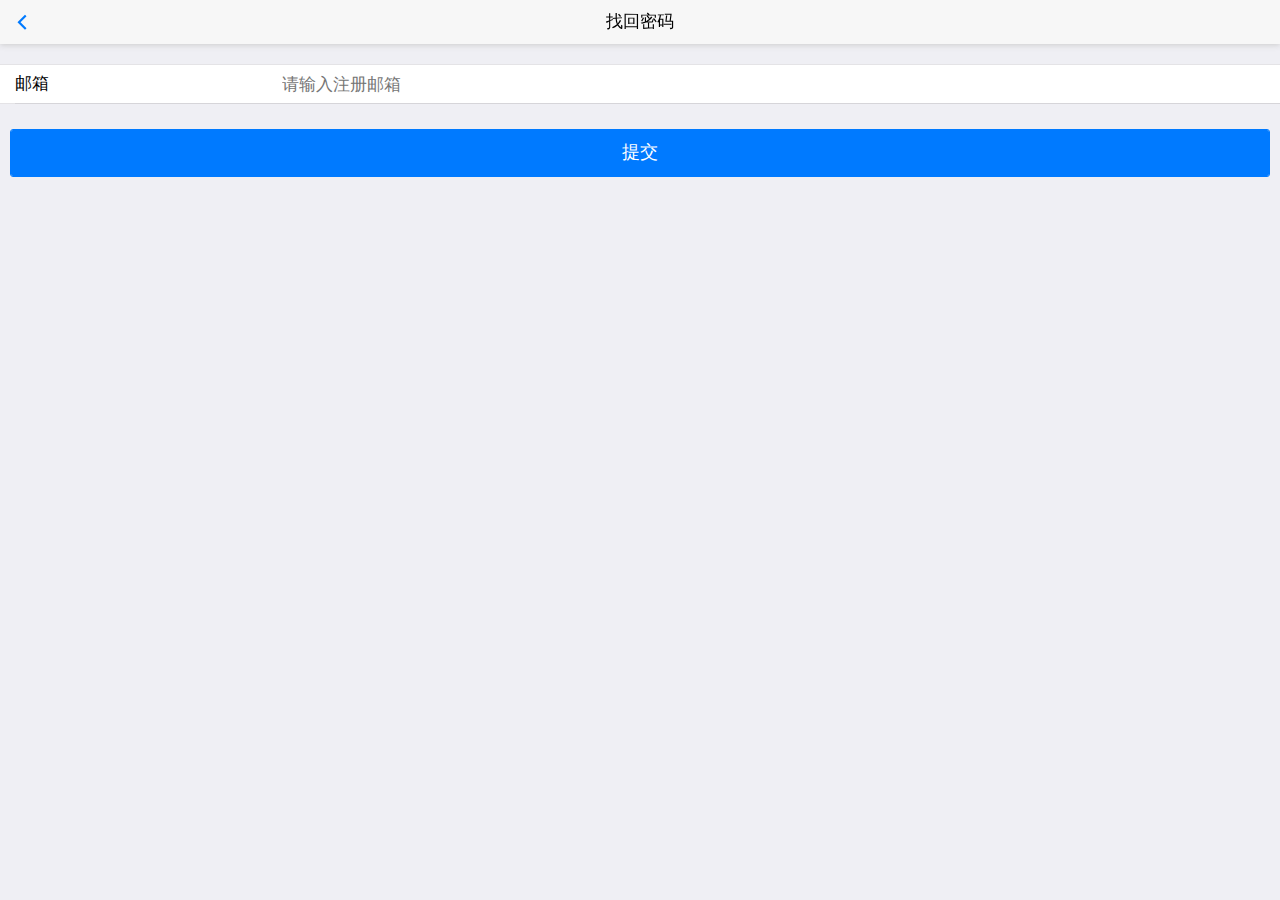
<file: 8848phone/8848phone/forget_password.html>
<!DOCTYPE html>
<html class="ui-page-login">

	<head>
		<meta charset="utf-8">
		<meta name="viewport" content="width=device-width,initial-scale=1,minimum-scale=1,maximum-scale=1,user-scalable=no" />
		<title></title>
		<link href="css/mui.min.css" rel="stylesheet" />
		<link href="css/style.css" rel="stylesheet" />
		<style>
			.area {
				margin: 20px auto 0px auto;
			}
			.mui-input-group:first-child {
				margin-top: 20px;
			}
			.mui-input-group label {
				width: 22%;
			}
			.mui-input-row label~input,
			.mui-input-row label~select,
			.mui-input-row label~textarea {
				width: 78%;
			}
			.mui-checkbox input[type=checkbox],
			.mui-radio input[type=radio] {
				top: 6px;
			}
			.mui-content-padded {
				margin-top: 25px;
			}
			.mui-btn {
				padding: 10px;
			}
			.mui-input-row label~input, .mui-input-row label~select, .mui-input-row label~textarea{
				margin-top: 1px;
			}
		</style>
	</head>

	<body>
		<header class="mui-bar mui-bar-nav">
			<a class="mui-action-back mui-icon mui-icon-left-nav mui-pull-left"></a>
			<h1 class="mui-title">找回密码</h1>
		</header>
		<div class="mui-content">
			<form class="mui-input-group">
				<!--
				<div class="mui-input-row">
					<label>账号</label>
					<input id='account' type="text" class="mui-input-clear mui-input" placeholder="请输入账号">
				</div>             	
                -->
				<div class="mui-input-row">
					<label>邮箱</label>
					<input id='email' type="email" class="mui-input-clear mui-input" placeholder="请输入注册邮箱">
				</div>
			</form>
			<div class="mui-content-padded">
				<button id='sendMail' class="mui-btn mui-btn-block mui-btn-primary">提交</button>
			</div>
		</div>
		<script src="js/mui.min.js"></script>
		<script src="js/app.js"></script>
		<script>
			(function($, doc) {
				$.init();
				$.plusReady(function() {
					var sendButton = doc.getElementById('sendMail');
					var emailBox = doc.getElementById('email');
					sendButton.addEventListener('tap', function() {
						app.forgetPassword(emailBox.value, function(err, info) {
							plus.nativeUI.toast(err || info);
						});
					}, false);
				});
			}(mui, document));
		</script>
	</body>

</html>
</file>
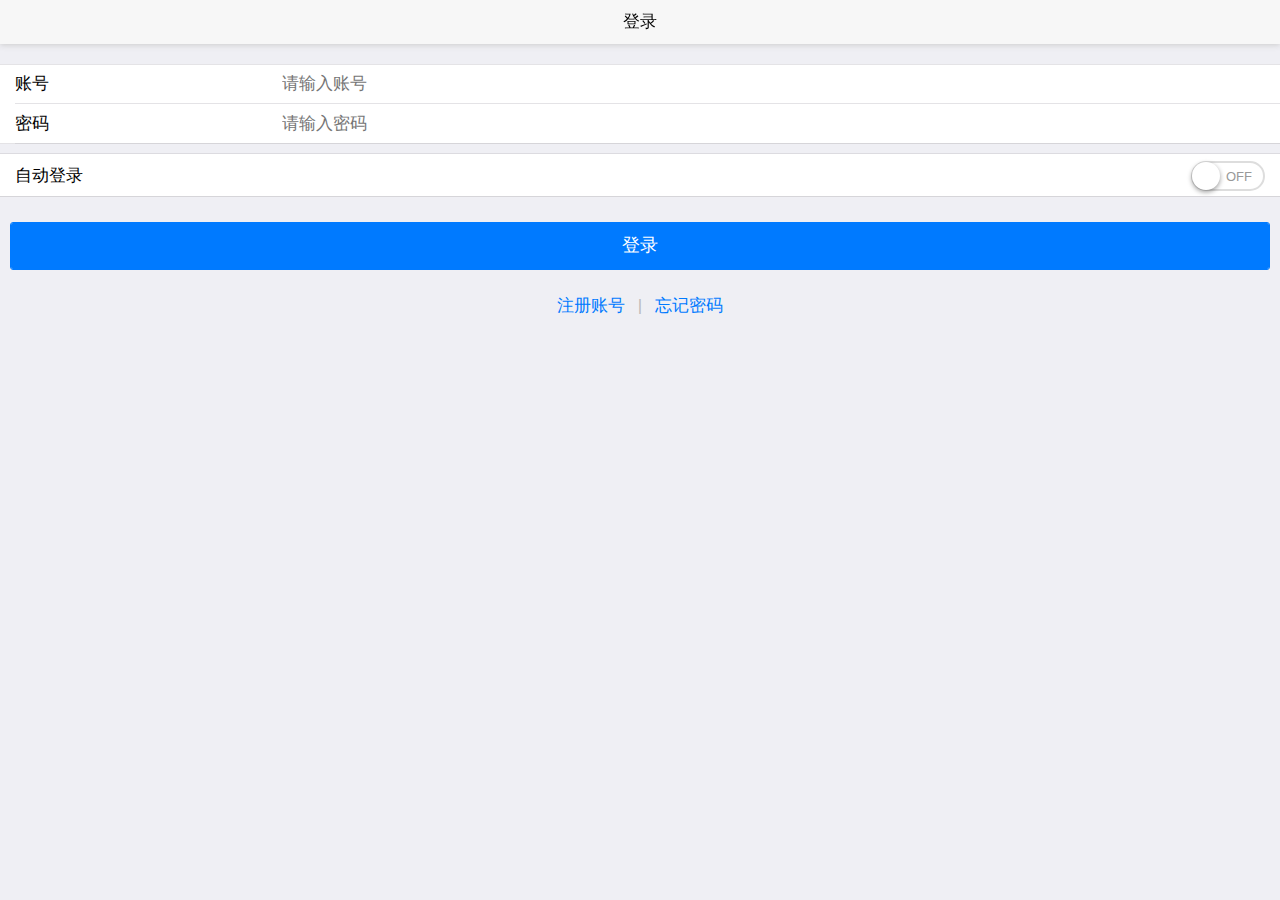
<file: 8848phone/8848phone/login.html>
<!DOCTYPE html>
<html class="ui-page-login">

	<head>
		<meta charset="utf-8">
		<meta name="viewport" content="width=device-width,initial-scale=1,minimum-scale=1,maximum-scale=1,user-scalable=no" />
		<title></title>
		<link href="css/mui.min.css" rel="stylesheet" />
		<style>
			.ui-page-login,
			body {
				width: 100%;
				height: 100%;
				margin: 0px;
				padding: 0px;
			}
			.mui-content{height: 100%;}
			.area {
				margin: 20px auto 0px auto;
			}
			
			.mui-input-group {
				margin-top: 10px;
			}
			
			.mui-input-group:first-child {
				margin-top: 20px;
			}
			
			.mui-input-group label {
				width: 22%;
			}
			
			.mui-input-row label~input,
			.mui-input-row label~select,
			.mui-input-row label~textarea {
				width: 78%;
			}
			
			.mui-checkbox input[type=checkbox],
			.mui-radio input[type=radio] {
				top: 6px;
			}
			
			.mui-content-padded {
				margin-top: 25px;
			}
			
			.mui-btn {
				padding: 10px;
			}
			
			.link-area {
				display: block;
				margin-top: 25px;
				text-align: center;
			}
			
			.spliter {
				color: #bbb;
				padding: 0px 8px;
			}
			
			.oauth-area {
				position: absolute;
				bottom: 20px;
				left: 0px;
				text-align: center;
				width: 100%;
				padding: 0px;
				margin: 0px;
			}
			
			.oauth-area .oauth-btn {
				display: inline-block;
				width: 50px;
				height: 50px;
				background-size: 30px 30px;
				background-position: center center;
				background-repeat: no-repeat;
				margin: 0px 20px;
				/*-webkit-filter: grayscale(100%); */
				border: solid 1px #ddd;
				border-radius: 25px;
			}
			
			.oauth-area .oauth-btn:active {
				border: solid 1px #aaa;
			}
			
			.oauth-area .oauth-btn.disabled {
				background-color: #ddd;
			}
		</style>

	</head>

	<body>
		<header class="mui-bar mui-bar-nav">
			<h1 class="mui-title">登录</h1>
		</header>
		<div class="mui-content">
			<form id='login-form' class="mui-input-group">
				<div class="mui-input-row">
					<label>账号</label>
					<input id='account' type="text" class="mui-input-clear mui-input" placeholder="请输入账号">
				</div>
				<div class="mui-input-row">
					<label>密码</label>
					<input id='password' type="password" class="mui-input-clear mui-input" placeholder="请输入密码">
				</div>
			</form>
			<form class="mui-input-group">
				<ul class="mui-table-view mui-table-view-chevron">
					<li class="mui-table-view-cell">
						自动登录
						<div id="autoLogin" class="mui-switch">
							<div class="mui-switch-handle"></div>
						</div>
					</li>
				</ul>
			</form>
			<div class="mui-content-padded">
				<button id='login' class="mui-btn mui-btn-block mui-btn-primary">登录</button>
				<div class="link-area"><a id='reg'>注册账号</a> <span class="spliter">|</span> <a id='forgetPassword'>忘记密码</a>
				</div>
			</div>
			<div class="mui-content-padded oauth-area">

			</div>
		</div>
		<script src="js/mui.min.js"></script>
		<script src="js/mui.enterfocus.js"></script>
		<script src="js/app.js"></script>
		<script>
			(function($, doc) {
				$.init({
					statusBarBackground: '#f7f7f7'
				});
				$.plusReady(function() {
					plus.screen.lockOrientation("portrait-primary");
					var settings = app.getSettings();
					var state = app.getState();
					var mainPage = $.preload({
						"id": 'main',
						"url": 'main.html'
					});
					var toMain = function() {
						$.fire(mainPage, 'show', null);
						setTimeout(function() {
							$.openWindow({
								id: 'main',
								show: {
									aniShow: 'pop-in'
								},
								waiting: {
									autoShow: false
								}
							});
						}, 0);
					};
					//检查 "登录状态/锁屏状态" 开始
					if (settings.autoLogin && state.token && settings.gestures) {
						$.openWindow({
							url: 'unlock.html',
							id: 'unlock',
							show: {
								aniShow: 'pop-in'
							},
							waiting: {
								autoShow: false
							}
						});
					} else if (settings.autoLogin && state.token) {
						toMain();
					} else {
						app.setState(null);
						//第三方登录
						var authBtns = ['qihoo', 'weixin', 'sinaweibo', 'qq']; //配置业务支持的第三方登录
						var auths = {};
						var oauthArea = doc.querySelector('.oauth-area');
						plus.oauth.getServices(function(services) {
							for (var i in services) {
								var service = services[i];
								auths[service.id] = service;
								if (~authBtns.indexOf(service.id)) {
									var isInstalled = app.isInstalled(service.id);
									var btn = document.createElement('div');
									//如果微信未安装，则为不启用状态
									btn.setAttribute('class', 'oauth-btn' + (!isInstalled && service.id === 'weixin' ? (' disabled') : ''));
									btn.authId = service.id;
									btn.style.backgroundImage = 'url("images/' + service.id + '.png")'
									oauthArea.appendChild(btn);
								}
							}
							$(oauthArea).on('tap', '.oauth-btn', function() {
								if (this.classList.contains('disabled')) {
									plus.nativeUI.toast('您尚未安装微信客户端');
									return;
								}
								var auth = auths[this.authId];
								var waiting = plus.nativeUI.showWaiting();
								auth.login(function() {
									waiting.close();
									plus.nativeUI.toast("登录认证成功");
									auth.getUserInfo(function() {
										plus.nativeUI.toast("获取用户信息成功");
										var name = auth.userInfo.nickname || auth.userInfo.name;
										app.createState(name, function() {
											toMain();
										});
									}, function(e) {
										plus.nativeUI.toast("获取用户信息失败：" + e.message);
									});
								}, function(e) {
									waiting.close();
									plus.nativeUI.toast("登录认证失败：" + e.message);
								});
							});
						}, function(e) {
							oauthArea.style.display = 'none';
							plus.nativeUI.toast("获取登录认证失败：" + e.message);
						});
					}
					// close splash
					setTimeout(function() {
						//关闭 splash
						plus.navigator.closeSplashscreen();
					}, 600);
					//检查 "登录状态/锁屏状态" 结束
					var loginButton = doc.getElementById('login');
					var accountBox = doc.getElementById('account');
					var passwordBox = doc.getElementById('password');
					var autoLoginButton = doc.getElementById("autoLogin");
					var regButton = doc.getElementById('reg');
					var forgetButton = doc.getElementById('forgetPassword');
					loginButton.addEventListener('tap', function(event) {
						var loginInfo = {
							account: accountBox.value,
							password: passwordBox.value
						};
						app.login(loginInfo, function(err) {
							if (err) {
								plus.nativeUI.toast(err);
								return;
							}
							toMain();
						});
					});
					$.enterfocus('#login-form input', function() {
						$.trigger(loginButton, 'tap');
					});
					autoLoginButton.classList[settings.autoLogin ? 'add' : 'remove']('mui-active')
					autoLoginButton.addEventListener('toggle', function(event) {
						setTimeout(function() {
							var isActive = event.detail.isActive;
							settings.autoLogin = isActive;
							app.setSettings(settings);
						}, 50);
					}, false);
					regButton.addEventListener('tap', function(event) {
						$.openWindow({
							url: 'reg.html',
							id: 'reg',
							preload: true,
							show: {
								aniShow: 'pop-in'
							},
							styles: {
								popGesture: 'hide'
							},
							waiting: {
								autoShow: false
							}
						});
					}, false);
					forgetButton.addEventListener('tap', function(event) {
						$.openWindow({
							url: 'forget_password.html',
							id: 'forget_password',
							preload: true,
							show: {
								aniShow: 'pop-in'
							},
							styles: {
								popGesture: 'hide'
							},
							waiting: {
								autoShow: false
							}
						});
					}, false);
					//
					window.addEventListener('resize', function() {
						oauthArea.style.display = document.body.clientHeight > 400 ? 'block' : 'none';
					}, false);
					//
					var backButtonPress = 0;
					$.back = function(event) {
						backButtonPress++;
						if (backButtonPress > 1) {
							plus.runtime.quit();
						} else {
							plus.nativeUI.toast('再按一次退出应用');
						}
						setTimeout(function() {
							backButtonPress = 0;
						}, 1000);
						return false;
					};
				});
			}(mui, document));
		</script>
	</body>

</html>
</file>
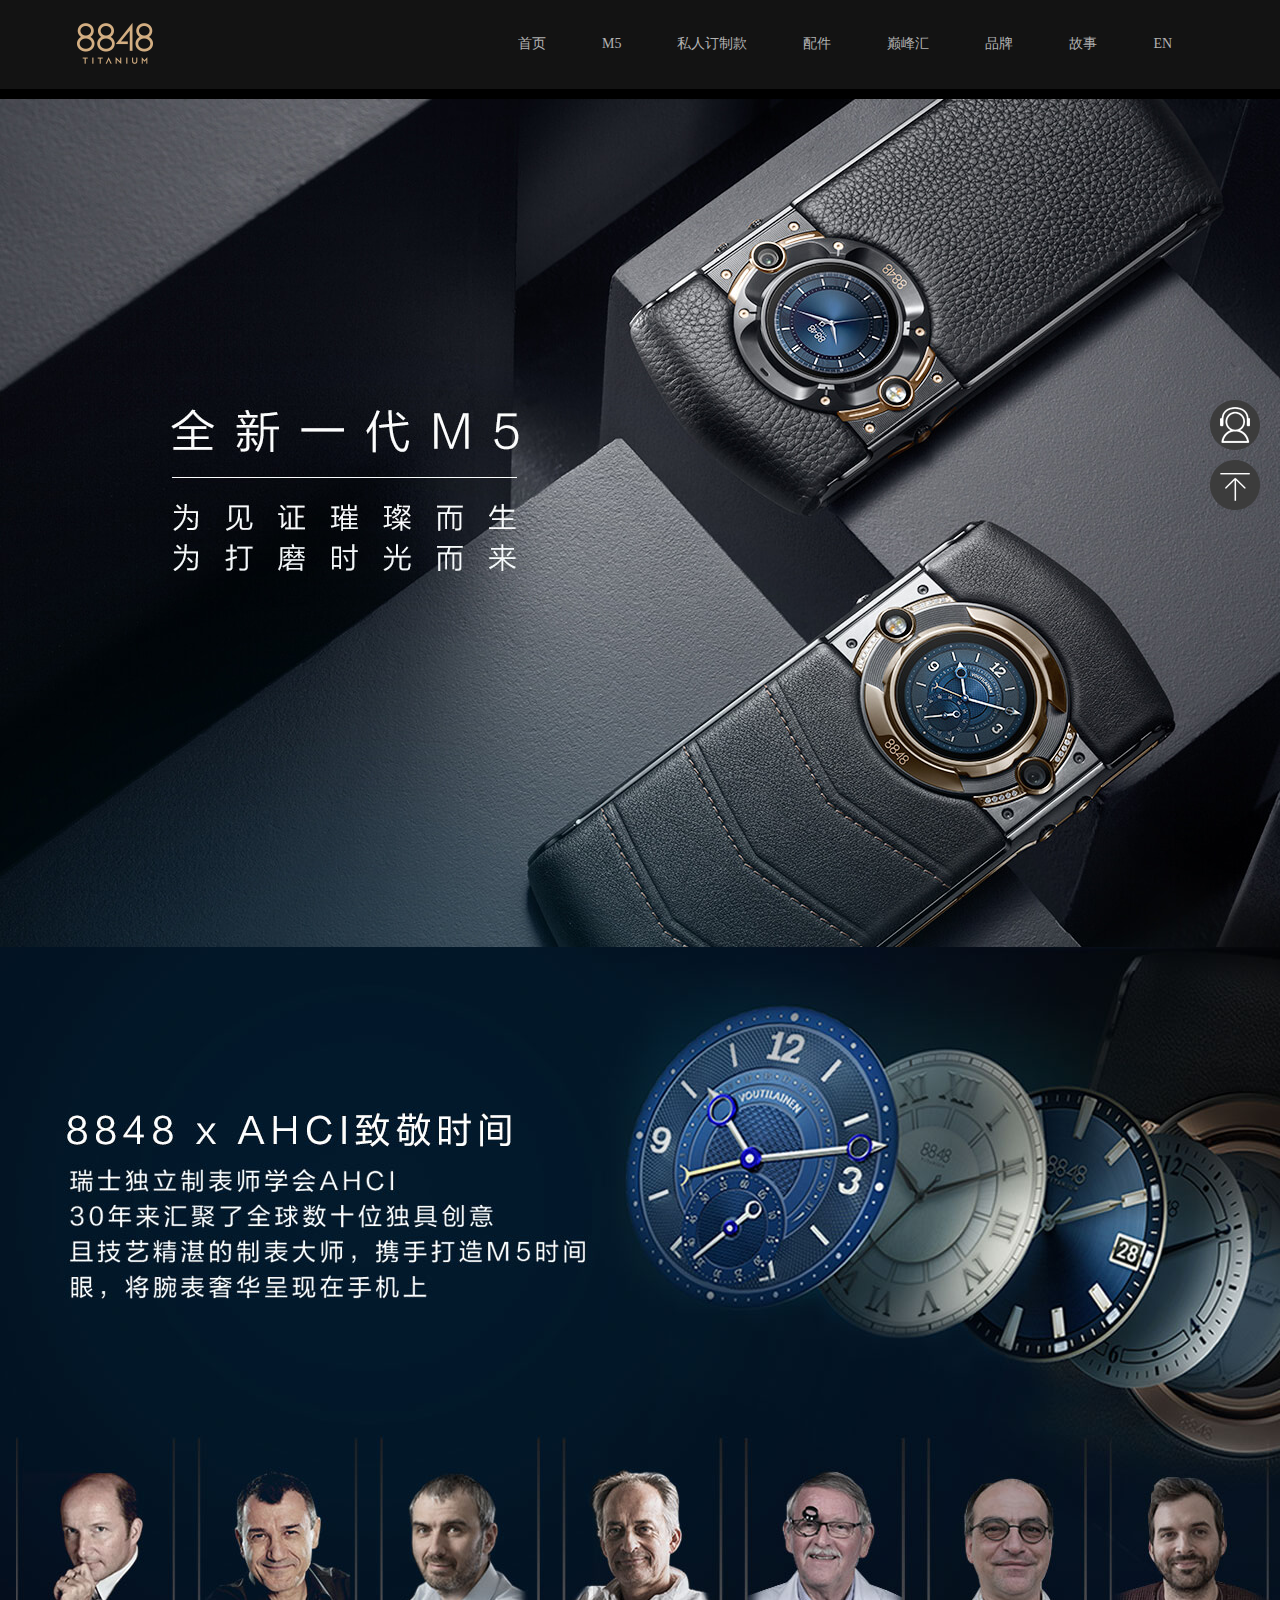
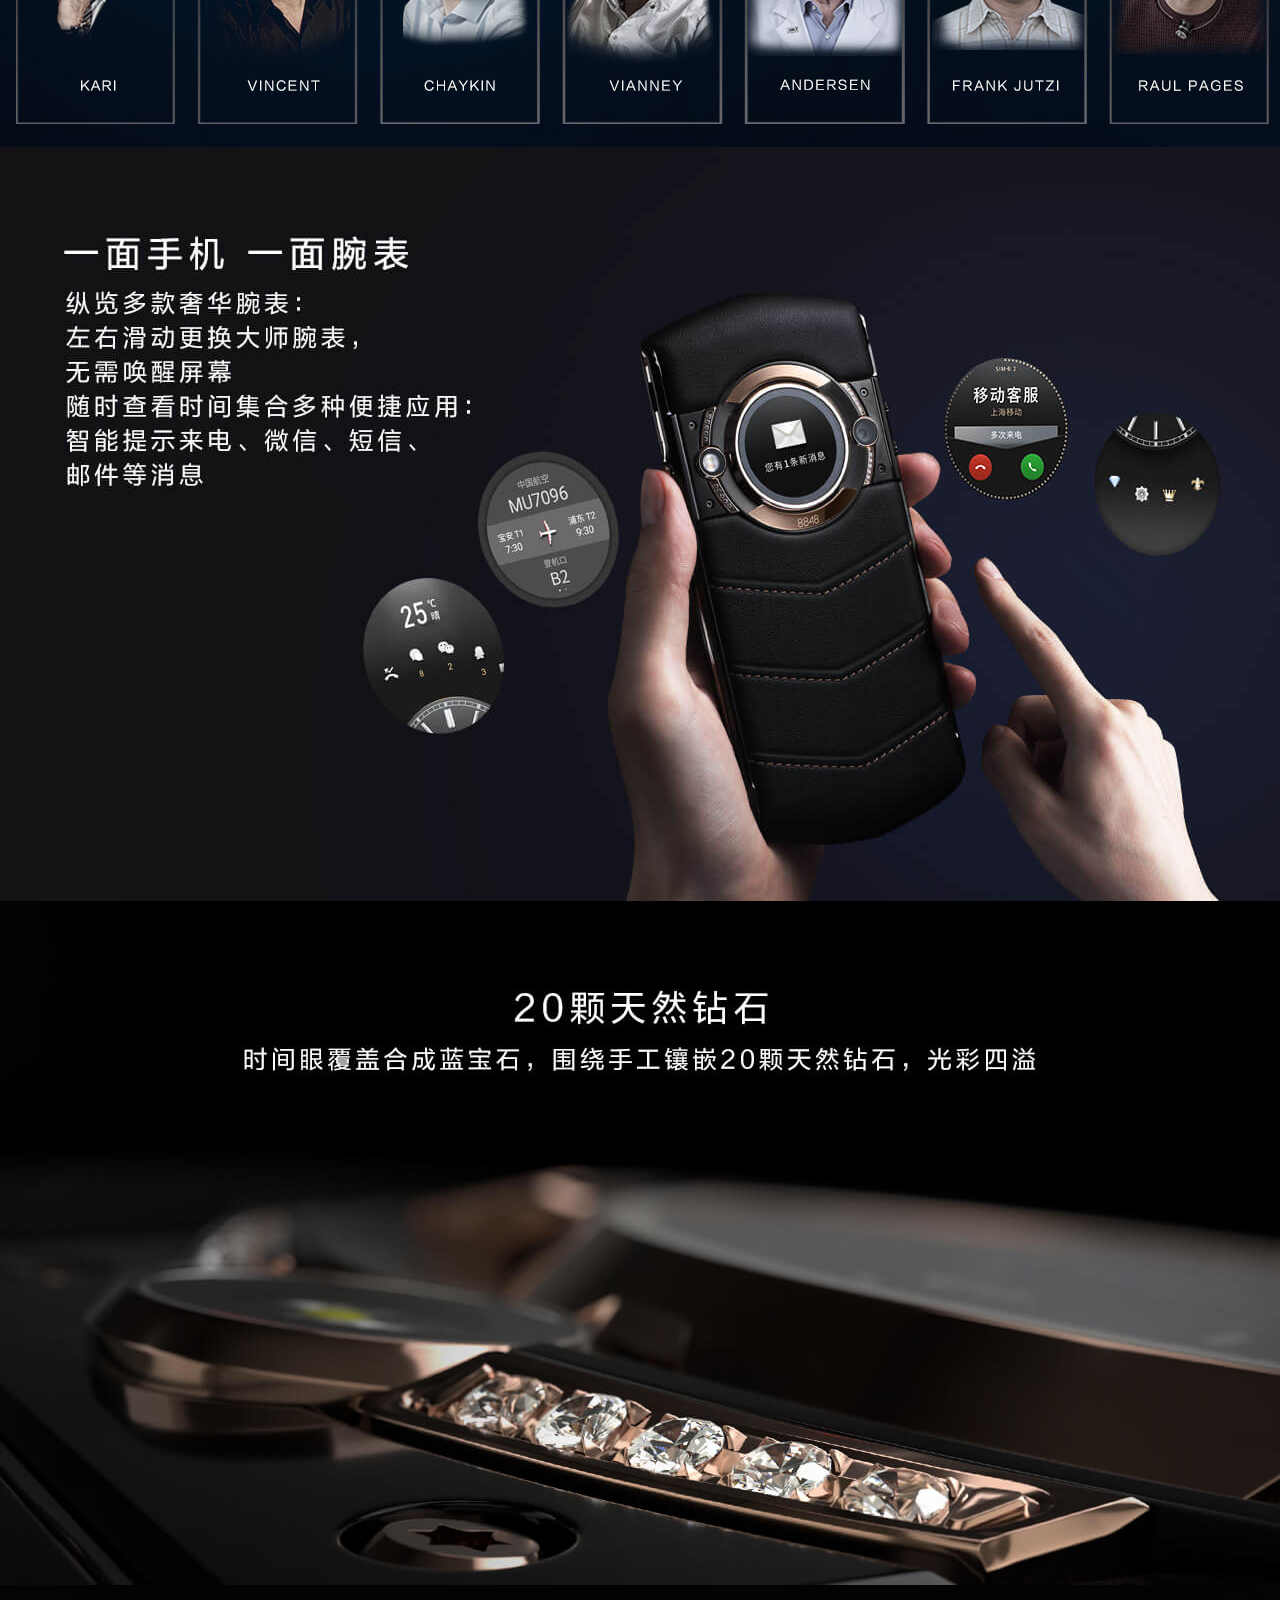
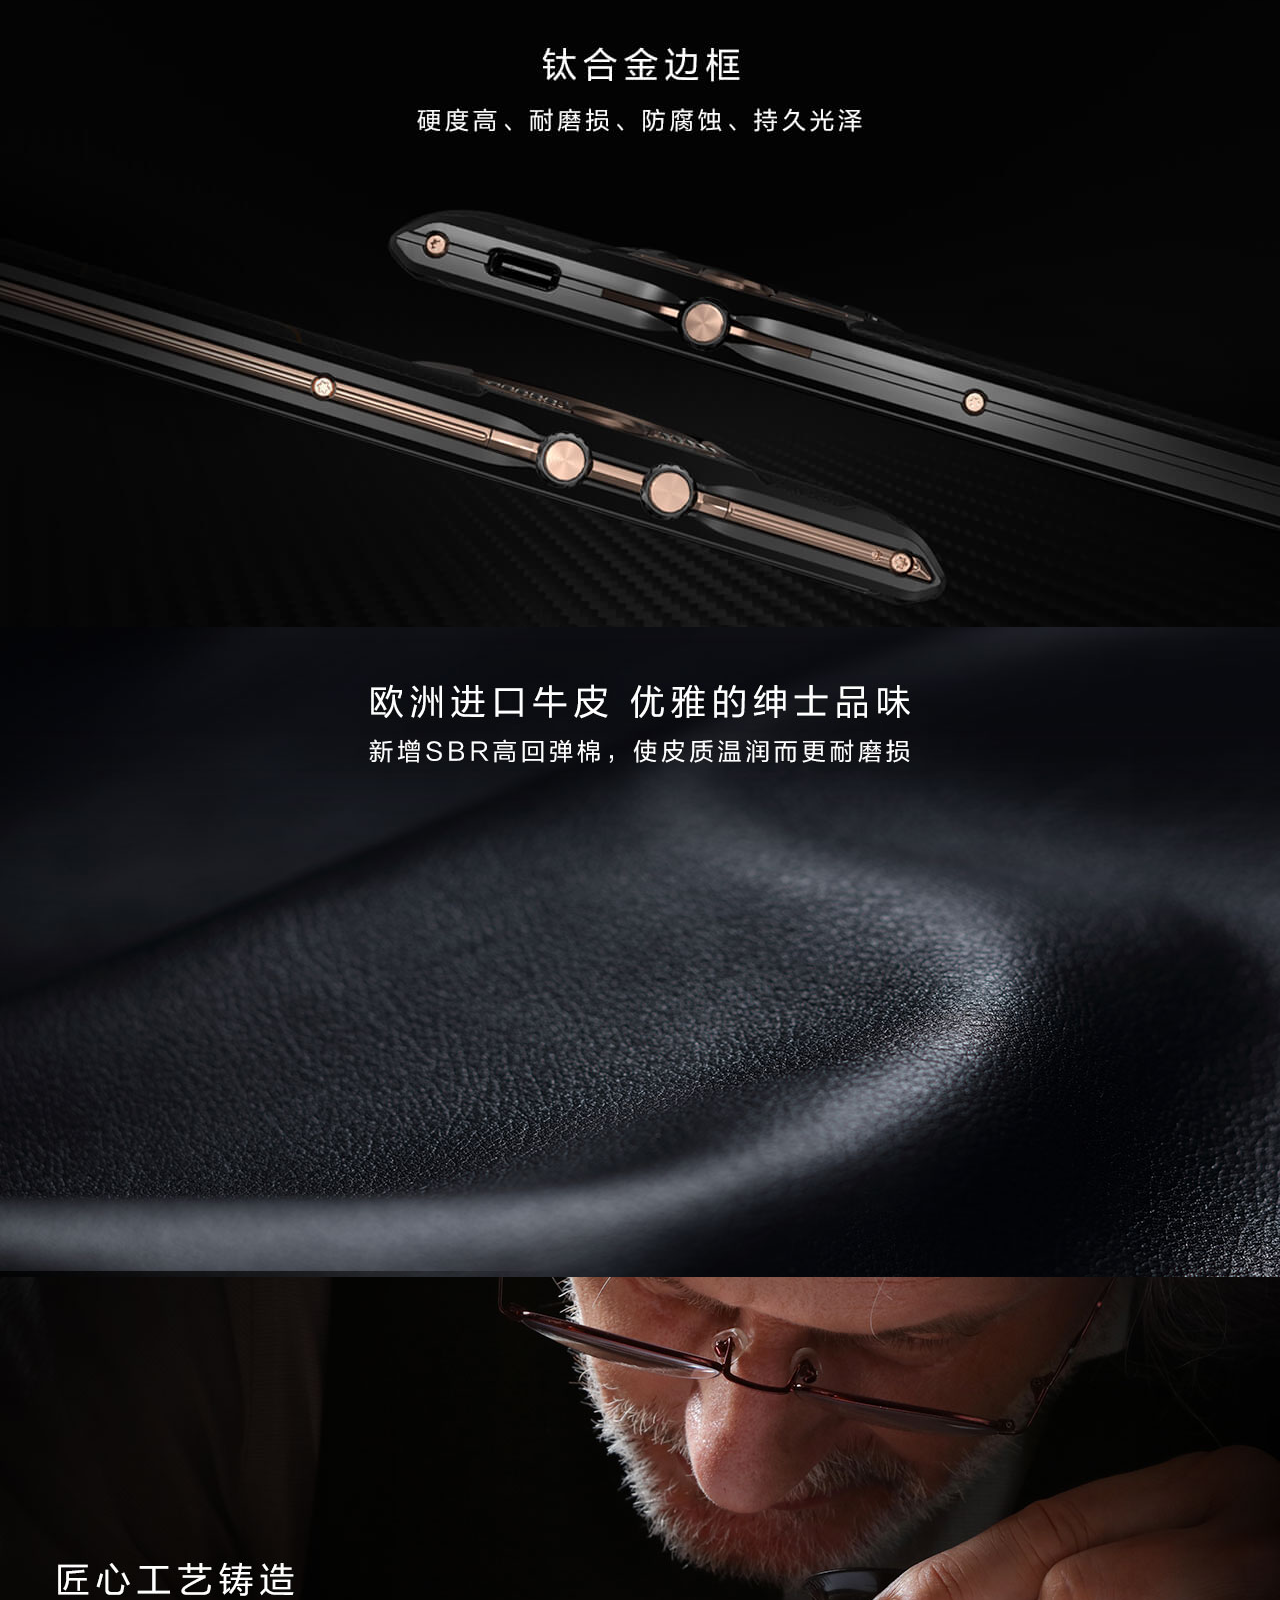
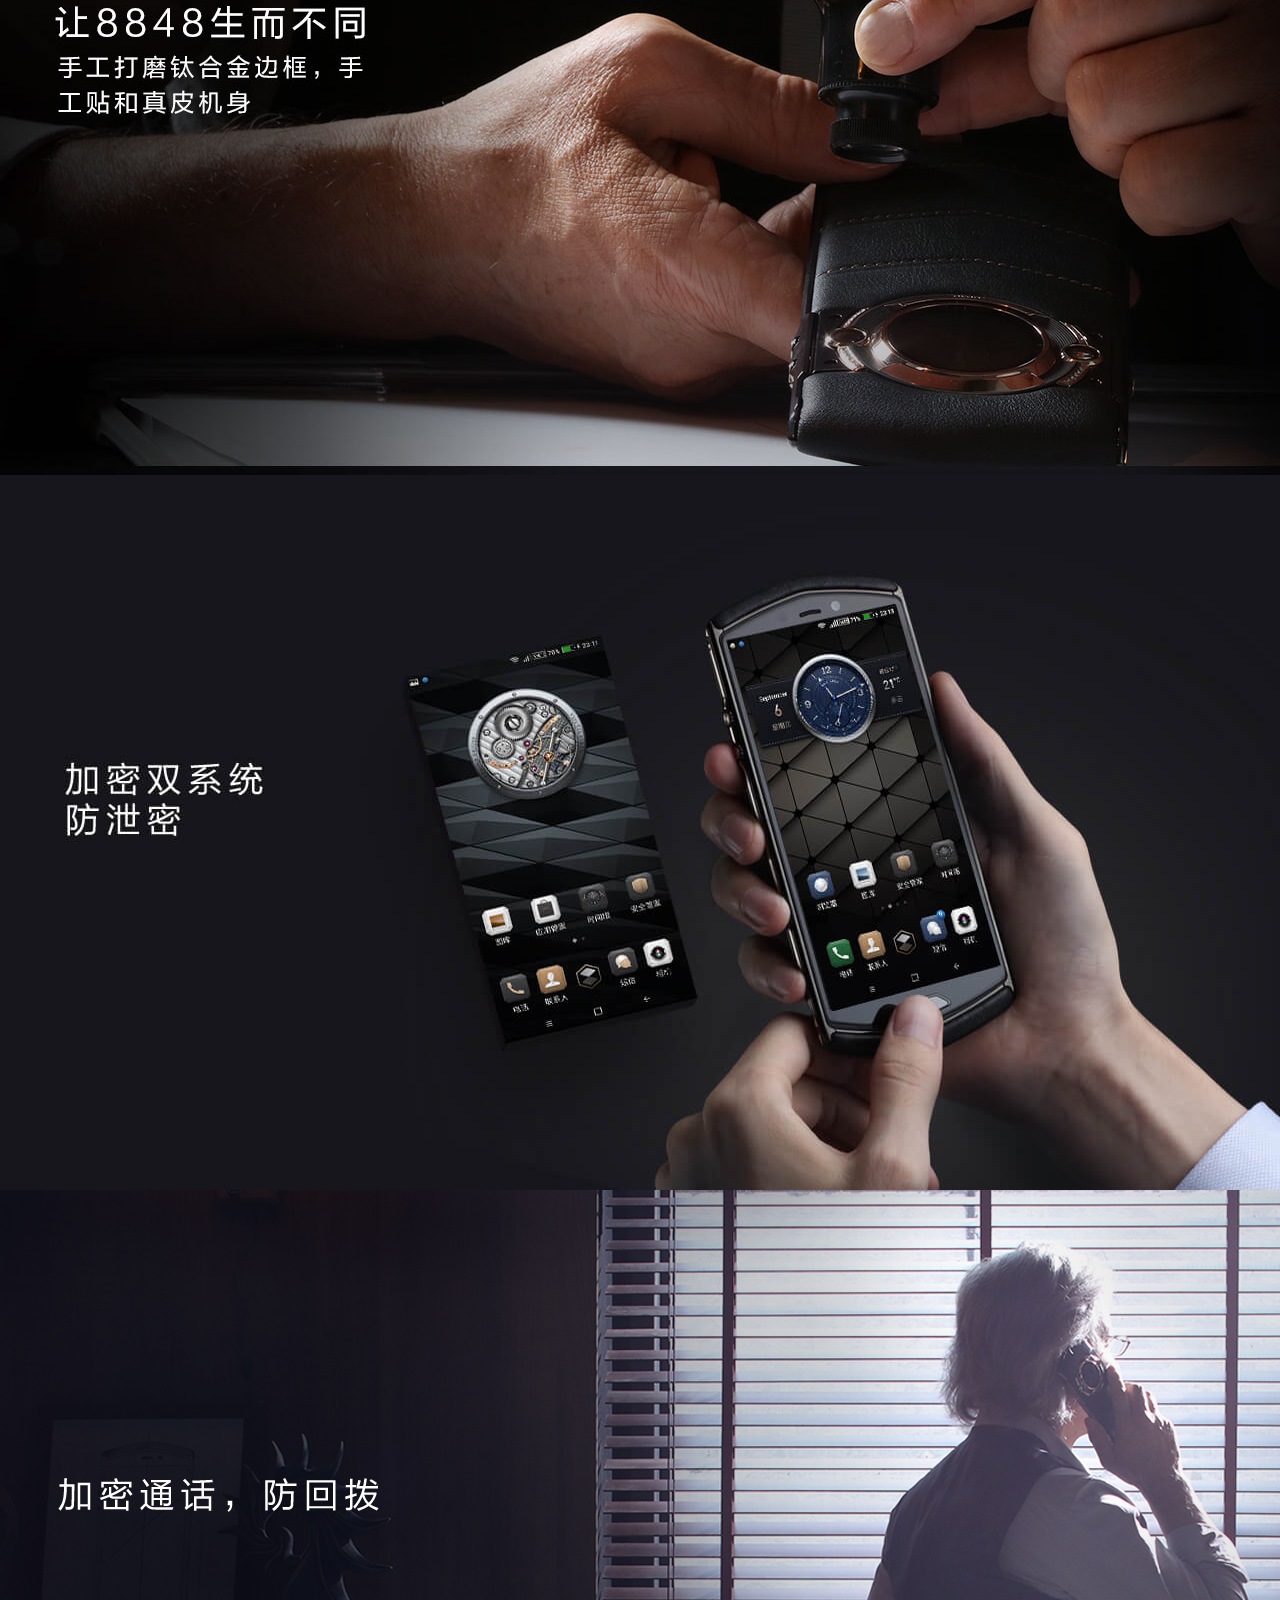
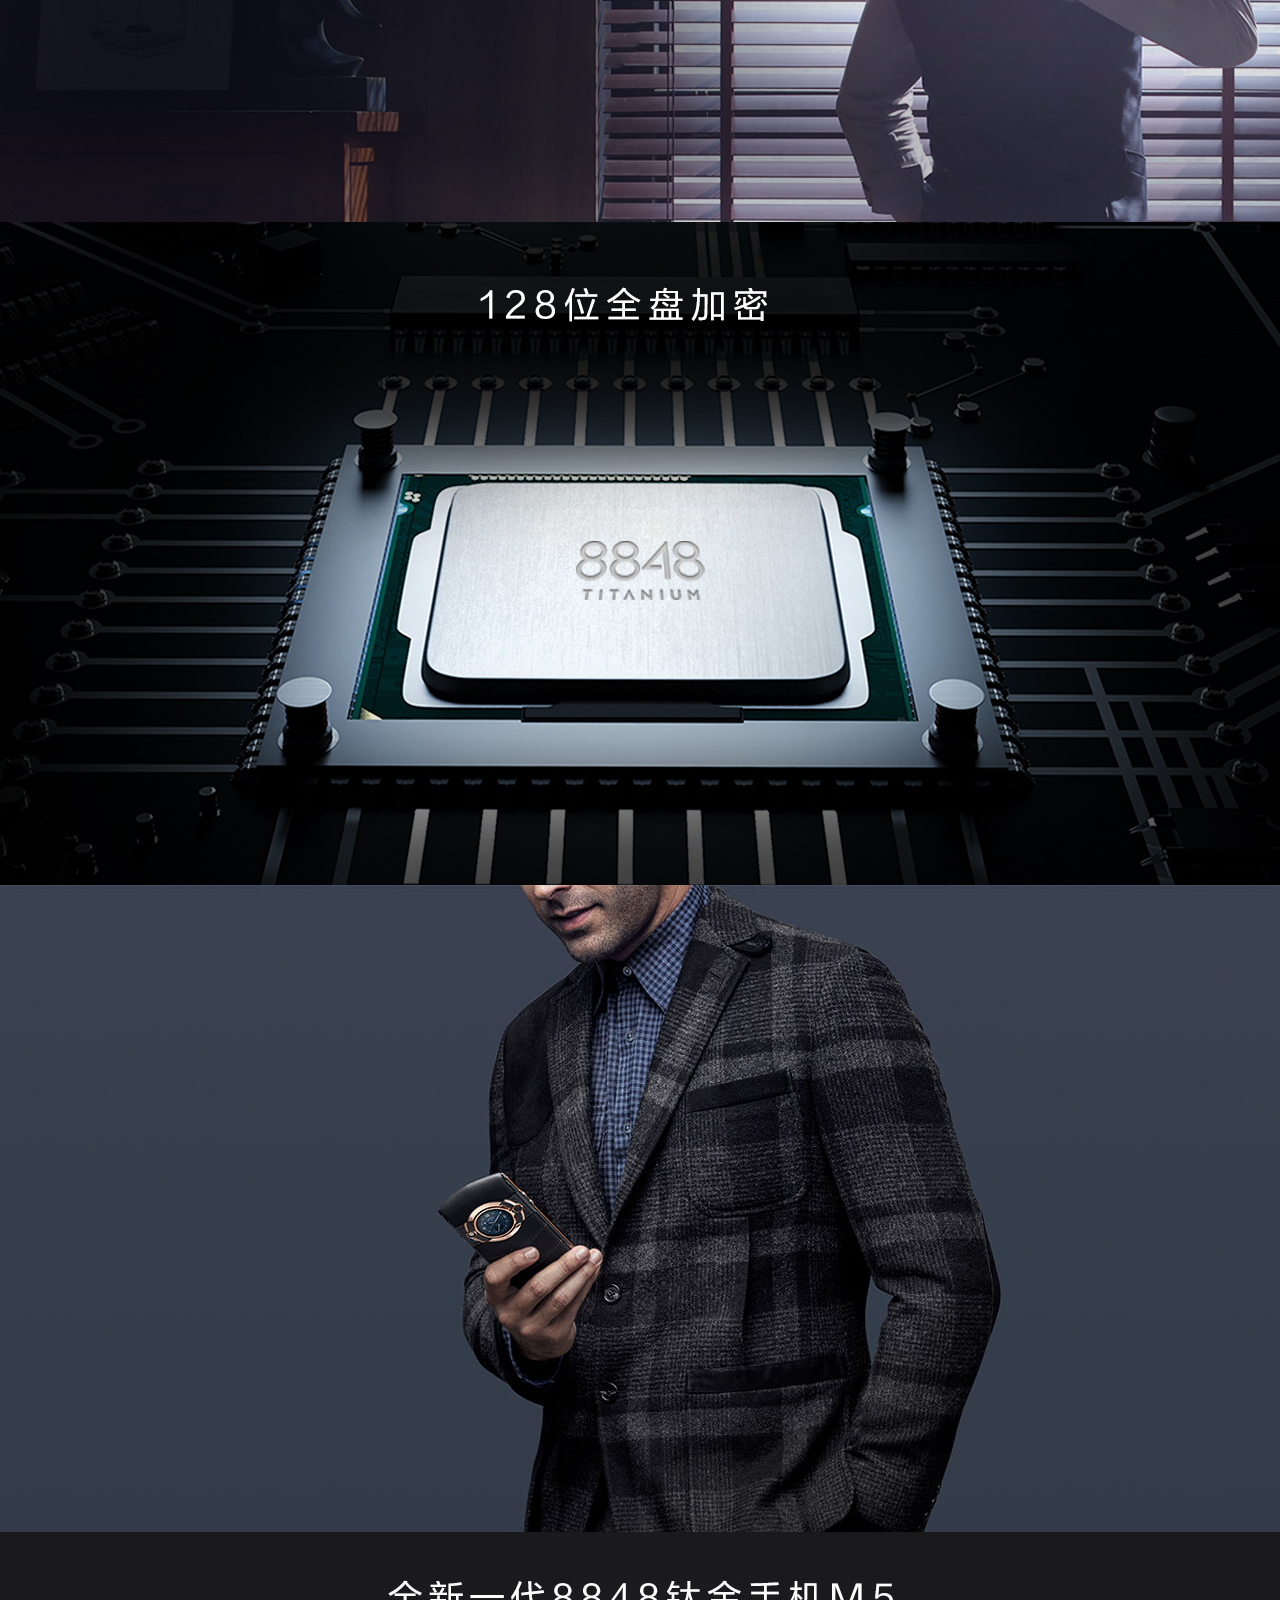
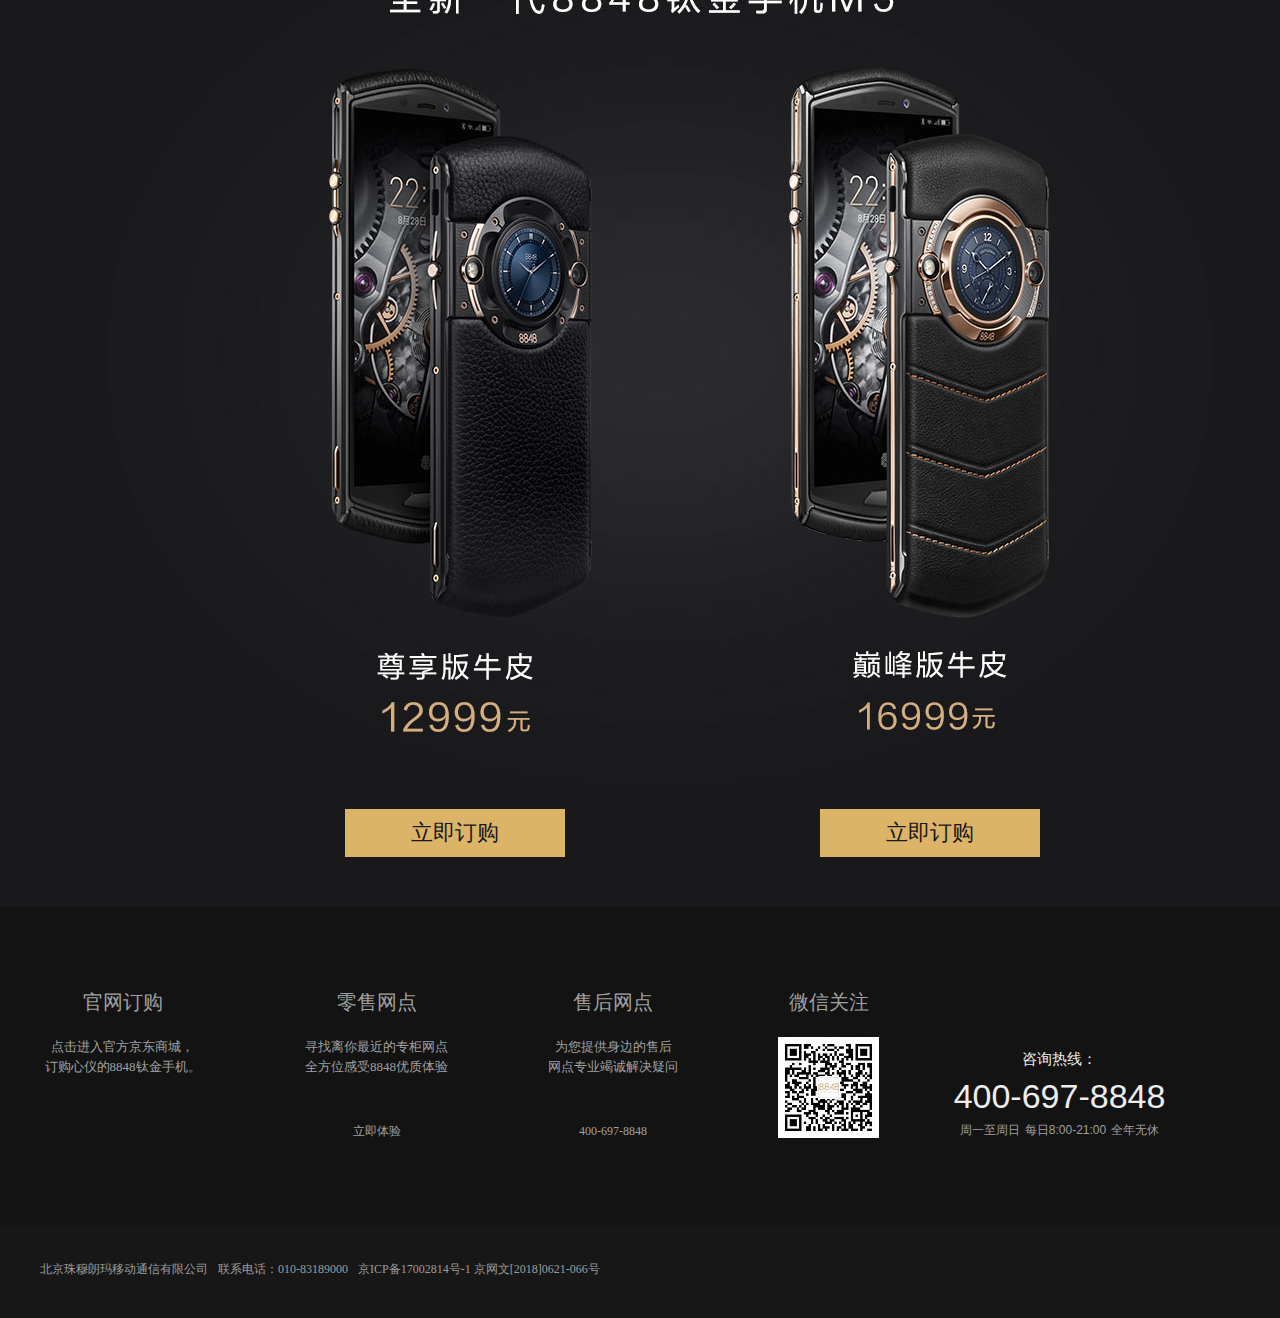
<file: 8848phone/8848phone/M5.html>
<!DOCTYPE html>
<html>
	<head>
		<meta charset="UTF-8">
		<title></title>
		<link rel="shortcut icon" href="img/favicon.jpg" />
		<link rel="stylesheet" type="text/css" href="css/styleSheet.css" />
	</head>
	<script src="js/jquery-2.1.0.js" type="text/javascript" charset="utf-8"></script>
	<script src="js/javascript.js" type="text/javascript" charset="utf-8"></script>
	<body>
		<!--导航栏-->
		<div class="M-header">
			<div class="row clearfix">
				<!--Logo-->
				<a href="#" class="logo left"></a>
				<!--导航栏右侧-->
				<div class="nav left">
					<ul class="clearfix">
						<li>
							<a href="8848phone.html">首页</a>
						</li>
						<li>
							<a href="#">M5</a>
						</li>
						<li>
							<a href="#">私人订制款</a>
						</li>
						<li>
							<a href="#">配件</a>
						</li>
						<li>
							<a href="巅峰汇.html">巅峰汇</a>
						</li>
						<li>
							<a href="#">品牌</a>
						</li>
						<li>
							<a href="#">故事</a>
						</li>
						<li>
							<a href="#">EN</a>
						</li>
					</ul>
				</div>
			</div>
			<div class='M5'>
				<div class='p1'></div>
				<div class='p2'></div>
				<div class='p3'></div>
				<div class='p4'></div>
				<div class='p5'></div>
				<div class='p6'></div>
				<div class='p7'></div>
				<div class='p8'></div>
				<div class='p9'></div>
				<div class='p10'></div>
				<div class='p11></div>
				<div class='p12'</div>
				<div class='p13'></div>
				<div class='p14'>
					<div class="content">
						<a href="https://item.jd.com/31287664019.html" target="_blank" class="buy-btn supreme">立即订购</a>
						<a href="https://item.jd.com/31460778982.html" target="_blank" class="buy-btn peak">立即订购</a>
					</div>
				</div>
			</div>
					<div class="M-footer">
			<div class="foot-nav">
				<div class="row clearfix">
					<ul class="clearfix left">
						<li class="first-child">
							<a href="https://mall.jd.com/index-158027.html" target="_blank" >
								<div class="title">官网订购</div>
								<div class="content">
									<div class="description">点击进入官方京东商城，<br />订购心仪的8848钛金手机。</div>
								</div>
							</a>
						</li>
						<li>
							<a href="/m3/shop">
								<div class="title">零售网点</div>
								<div class="description">寻找离你最近的专柜网点<br />全方位感受8848优质体验</div>
								<div class="btn inline-block">立即体验</div>
							</a>
						</li>
						<li>
							<a href="/m3/outlets">
								<div class="title">售后网点</div>
								<div class="description">为您提供身边的售后<br />网点专业竭诚解决疑问</div>
								<div class="btn inline-block">400-697-8848</div>
							</a>
						</li>
						<!--<li>
					<a href="javascript:void(0);" class="join">
						<div class="title">区域招商</div>
						<div class="description">现诚招全国商场及通讯<br />合作伙伴，开启8848财富之旅</div>
						<div class="btn inline-block">400-168-8848</div>
					</a>
				</li>-->
						<li style="margin-right:0;">
							<a href="javascript:void(0);">
								<div class="title">微信关注</div>
								<div class="description"><img src="img/qrcode.jpg" /></div>
							</a>
						</li>
					</ul>
					<div class="hotline right">
						<label>咨询热线：</label>400-697-8848
						<p>周一至周日<span>每日8:00-21:00</span>全年无休</p>
					</div>
				</div>
			</div>
			<div class="copyright">
				<div class="row clearfix">
					<div class="left">北京珠穆朗玛移动通信有限公司<span>联系电话：010-83189000</span>京ICP备17002814号-1 京网文[2018]0621-066号</div>
				</div>
			</div>
		</div>
		<!-- Footer End -->
		<div class="tools-bar clearfix">
			<div class="nav">
				<a href="javascript:void(0);" class="customer"></a>
				<a href="javascript:void(0);" class="gotop"></a>
			</div>
			<div class="nav-content">
				<div class="customer-qrcode"><img src="img/customer_qrcode.png" /></div>
			</div>
		</div>
	</body>
</html>
</file>
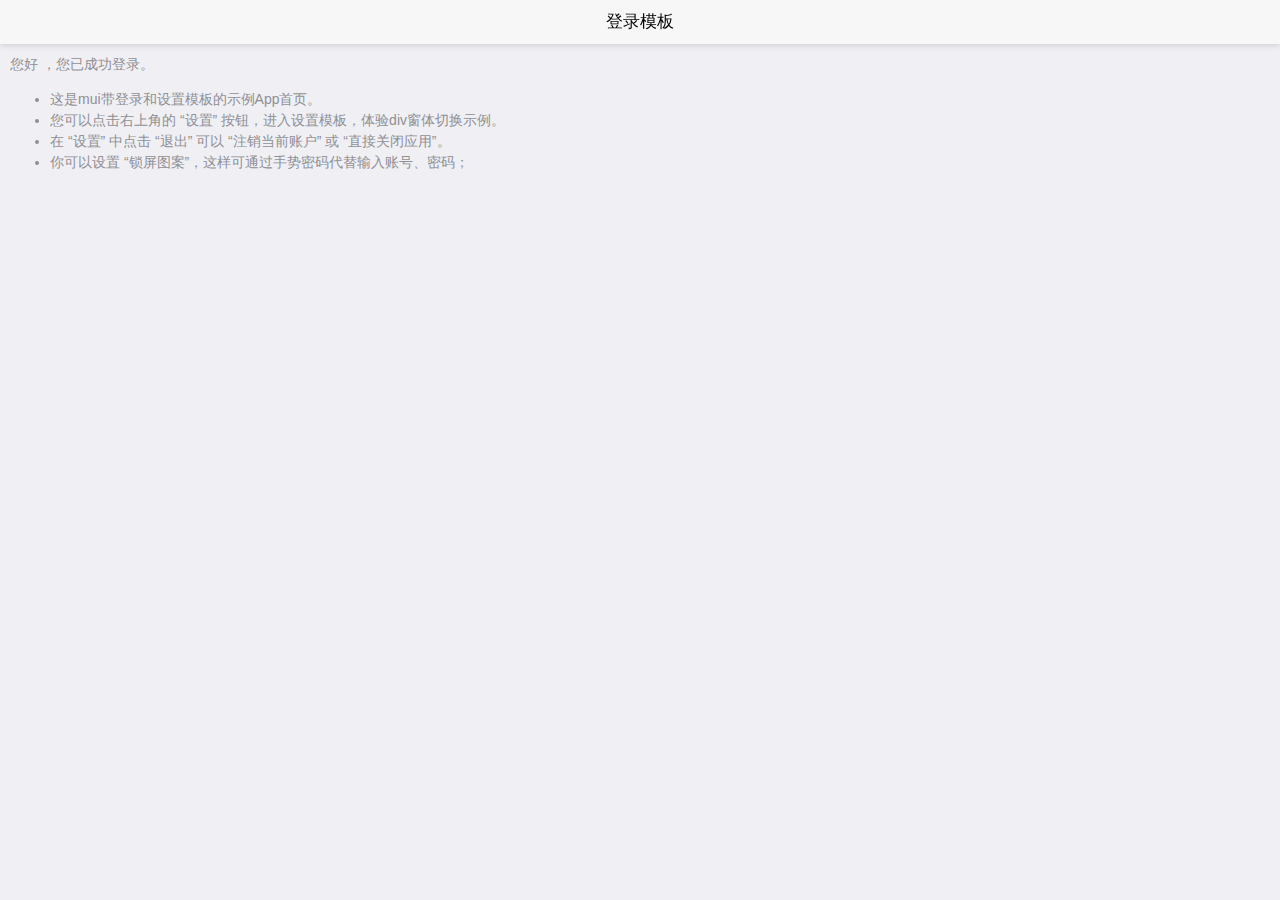
<file: 8848phone/8848phone/main.html>
<!DOCTYPE html>
<html>

	<head>
		<meta charset="utf-8">
		<meta name="viewport" content="width=device-width,initial-scale=1,minimum-scale=1,maximum-scale=1,user-scalable=no" />
		<title></title>
		<link href="css/mui.min.css" rel="stylesheet" />

		<style>
			ul {
				font-size: 14px;
				color: #8f8f94;
			}
			.mui-btn {
				padding: 10px;
			}
		</style>
	</head>

	<body>
		<header class="mui-bar mui-bar-nav" style="padding-right: 15px;">
			<h1 class="mui-title">登录模板</h1>
		</header>
		<div class="mui-content">
			<div class="mui-content-padded">
				<p>
					您好 <span id='account'></span>，您已成功登录。
					<ul>
						<li>这是mui带登录和设置模板的示例App首页。</li>
						<li>您可以点击右上角的 “设置” 按钮，进入设置模板，体验div窗体切换示例。</li>
						<li>在 “设置” 中点击 “退出” 可以 “注销当前账户” 或 “直接关闭应用”。</li>
						<li>你可以设置 “锁屏图案”，这样可通过手势密码代替输入账号、密码；</li>
					</ul>
				</p>
				<!--<button  class="mui-btn mui-btn-block mui-btn-primary">设置</button>-->
				<!--
				<button id='exit' class="mui-btn mui-btn-block mui-btn-green">关闭</button>
                <button id='logout' class="mui-btn mui-btn-red mui-btn-block">注销登录</button>
                -->
			</div>
		</div>
		<script src="js/mui.min.js"></script>
		<script src="js/app.js"></script>
		<script>
			(function($, doc) {
				$.init();
				var settings = app.getSettings();
				var account = doc.getElementById('account');
				//
				window.addEventListener('show', function() {
					var state = app.getState();
					account.innerText = state.account;
				}, false);
				$.plusReady(function() {
					//--
					$.oldBack = mui.back;
					var backButtonPress = 0;
					$.back = function(event) {
						backButtonPress++;
						if (backButtonPress > 1) {
							plus.runtime.quit();
						} else {
							plus.nativeUI.toast('再按一次退出应用');
						}
						setTimeout(function() {
							backButtonPress = 0;
						}, 1000);
						return false;
					};
				});
			}(mui, document));
		</script>
	</body>

</html>
</file>
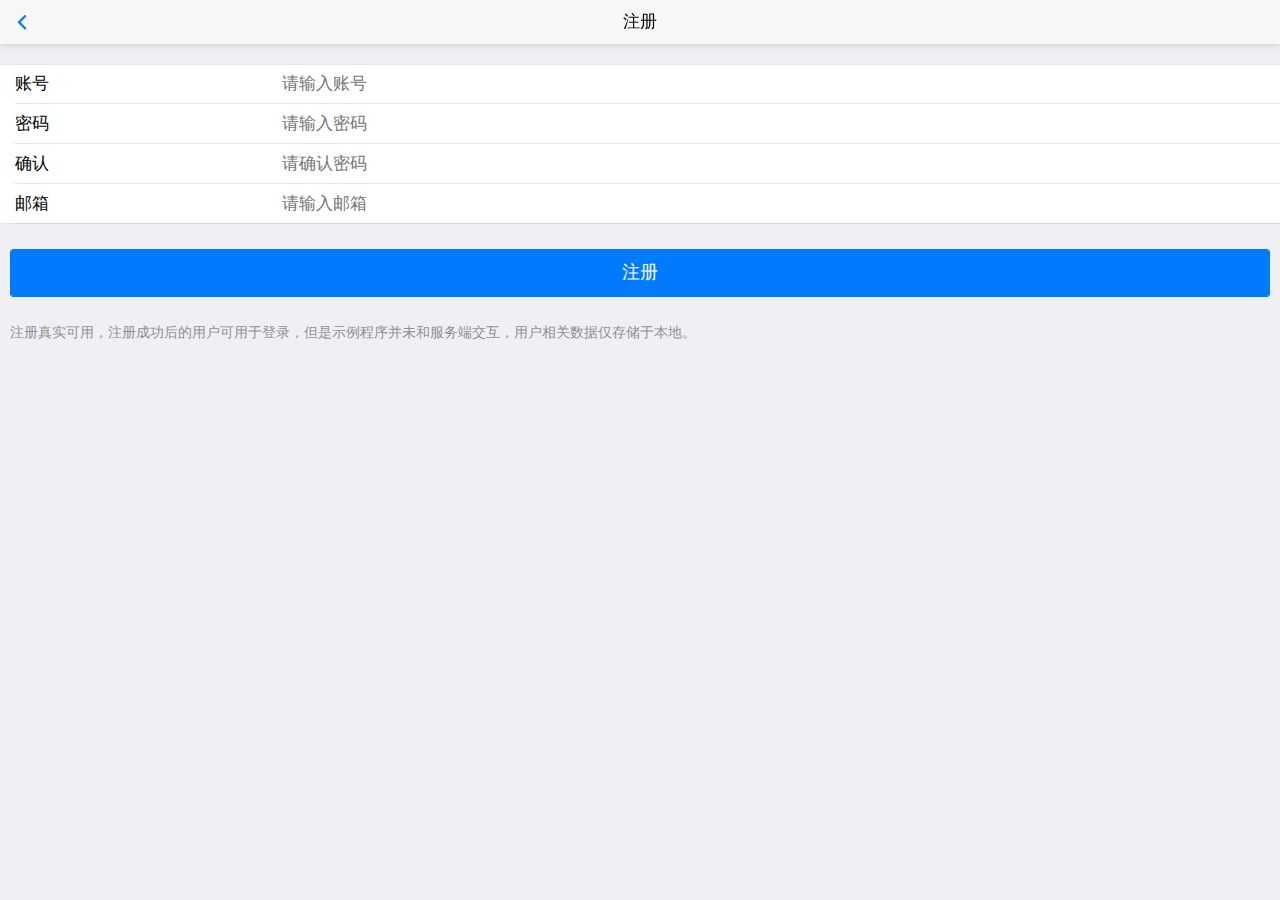
<file: 8848phone/8848phone/reg.html>
<!DOCTYPE html>
<html class="ui-page-login">

	<head>
		<meta charset="utf-8">
		<meta name="viewport" content="width=device-width,initial-scale=1,minimum-scale=1,maximum-scale=1,user-scalable=no" />
		<title></title>
		<link href="css/mui.min.css" rel="stylesheet" />
		<link href="css/style.css" rel="stylesheet" />
		<style>
			.area {
				margin: 20px auto 0px auto;
			}
			.mui-input-group:first-child {
				margin-top: 20px;
			}
			.mui-input-group label {
				width: 22%;
			}
			.mui-input-row label~input,
			.mui-input-row label~select,
			.mui-input-row label~textarea {
				width: 78%;
			}
			.mui-checkbox input[type=checkbox],
			.mui-radio input[type=radio] {
				top: 6px;
			}
			.mui-content-padded {
				margin-top: 25px;
			}
			.mui-btn {
				padding: 10px;
			}
			
		</style>
	</head>

	<body>
		<header class="mui-bar mui-bar-nav">
			<a class="mui-action-back mui-icon mui-icon-left-nav mui-pull-left"></a>
			<h1 class="mui-title">注册</h1>
		</header>
		<div class="mui-content">
			<form class="mui-input-group">
				<div class="mui-input-row">
					<label>账号</label>
					<input id='account' type="text" class="mui-input-clear mui-input" placeholder="请输入账号">
				</div>
				<div class="mui-input-row">
					<label>密码</label>
					<input id='password' type="password" class="mui-input-clear mui-input" placeholder="请输入密码">
				</div>
				<div class="mui-input-row">
					<label>确认</label>
					<input id='password_confirm' type="password" class="mui-input-clear mui-input" placeholder="请确认密码">
				</div>
				<div class="mui-input-row">
					<label>邮箱</label>
					<input id='email' type="email" class="mui-input-clear mui-input" placeholder="请输入邮箱">
				</div>
			</form>
			<div class="mui-content-padded">
				<button id='reg' class="mui-btn mui-btn-block mui-btn-primary">注册</button>
			</div>
			<div class="mui-content-padded">
				<p>注册真实可用，注册成功后的用户可用于登录，但是示例程序并未和服务端交互，用户相关数据仅存储于本地。</p>
			</div>
		</div>
		<script src="js/mui.min.js"></script>
		<script src="js/app.js"></script>
		<script>
			(function($, doc) {
				$.init();
				$.plusReady(function() {
					var settings = app.getSettings();
					var regButton = doc.getElementById('reg');
					var accountBox = doc.getElementById('account');
					var passwordBox = doc.getElementById('password');
					var passwordConfirmBox = doc.getElementById('password_confirm');
					var emailBox = doc.getElementById('email');
					regButton.addEventListener('tap', function(event) {
						var regInfo = {
							account: accountBox.value,
							password: passwordBox.value,
							email: emailBox.value
						};
						var passwordConfirm = passwordConfirmBox.value;
						if (passwordConfirm != regInfo.password) {
							plus.nativeUI.toast('密码两次输入不一致');
							return;
						}
						app.reg(regInfo, function(err) {
							if (err) {
								plus.nativeUI.toast(err);
								return;
							}
							plus.nativeUI.toast('注册成功');
							$.openWindow({
								url: 'login.html',
								id: 'login',
								show: {
									aniShow: 'pop-in'
								}
							});
						});
					});
				});
			}(mui, document));
		</script>
	</body>

</html>
</file>
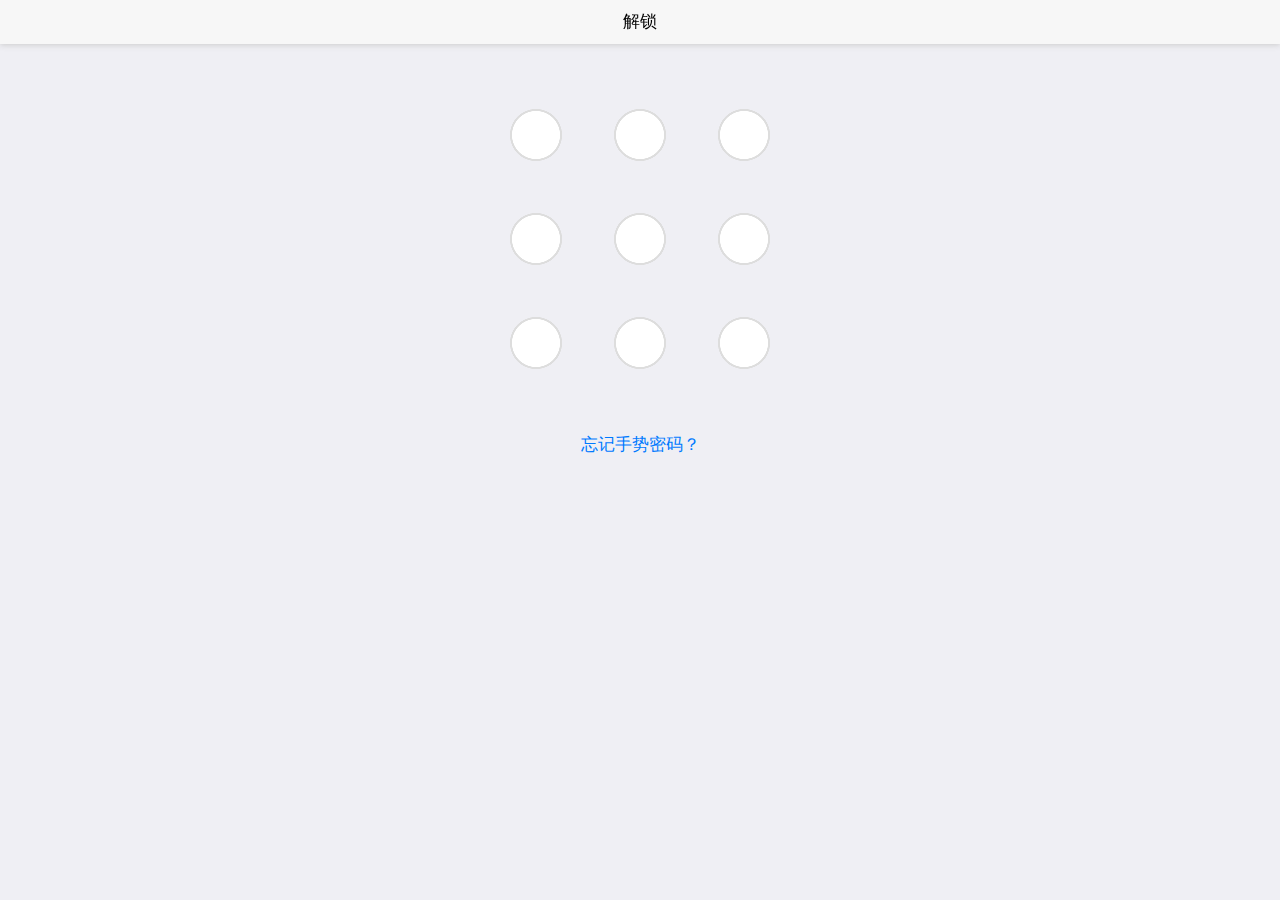
<file: 8848phone/8848phone/unlock.html>
<!DOCTYPE html>
<html>

	<head>
		<meta charset="utf-8">
		<meta name="viewport" content="width=device-width,initial-scale=1,minimum-scale=1,maximum-scale=1,user-scalable=no" />
		<title></title>
		<link href="css/mui.min.css" rel="stylesheet" />
		<style>
			html,
			body {
				background-color: #efeff4;
				overflow: hidden;
			}
			.mui-locker {
				margin: 35px auto;
			}
			#forget {
				display: block;
				margin-top: 10px;
				text-align: center;
			}
		</style>
	</head>

	<body>
		<header class="mui-bar mui-bar-nav">
			<h1 class="mui-title">解锁</h1>
		</header>
		<div class="mui-content">
			<div class="mui-content-padded" style="margin: 10px 0px;">
				<div class="mui-locker" data-locker-options='{"ringColor":"rgba(221,221,221,1)","fillColor":"#ffffff","pointColor":"rgba(0,136,204,1)","lineColor":"rgba(0,136,204,1)"}' data-locker-width='320' data-locker-height='320'>
				</div>
			</div>
			<a id='forget'>忘记手势密码？</a>
		</div>
		<script src="js/mui.min.js"></script>
		<script src="js/mui.locker.js"></script>
		<script src="js/app.js"></script>

		<script>
			(function($, doc) {
				$.init();
				$.plusReady(function() {
					var mainPage = $.preload({
						"id": 'main',
						"url": 'main.html'
					});
					var toMain = function() {
						$.fire(mainPage, 'show', null);
						setTimeout(function() {
							$.openWindow({
								id: 'main',
								show: {
									aniShow: 'pop-in'
								},
								waiting: {
									autoShow: false
								}
							});
						}, 0);
					};
					var settings = app.getSettings();
					var forgetButton = doc.getElementById("forget");
					var locker = doc.querySelector('.mui-locker');
					var clearStateAndToLogin = function() {
						settings.gestures = '';
						settings.autoLogin = false;
						app.setSettings(settings);
						var state = app.getState();
						state.token = '';
						app.setState(state);
						$.openWindow({
							url: 'login.html',
							id: 'login',
							show: {
								aniShow: 'pop-in'
							},
							waiting: {
								autoShow: false
							}
						});
					};
					forgetButton.addEventListener('tap', function(event) {
						clearStateAndToLogin();
					});
					var tryNumber = 5;
					locker.addEventListener('done', function(event) {
						var rs = event.detail;
						if (settings.gestures == rs.points.join('')) {
							toMain()
							rs.sender.clear();
						} else {
							tryNumber--;
							rs.sender.clear();
							if (tryNumber > 0) {
								plus.nativeUI.toast('解锁手势错误，还能尝试 ' + tryNumber + ' 次。');
							} else {
								clearStateAndToLogin();
							}
						}
					}, false);
					var backButtonPress = 0;
					$.back = function(event) {
						backButtonPress++;
						if (backButtonPress > 1) {
							plus.runtime.quit();
						} else {
							plus.nativeUI.toast('再按一次退出应用');
						}
						setTimeout(function() {
							backButtonPress = 0;
						}, 1000);
						return false;
					};
				});
			}(mui, document));
		</script>
	</body>

</html>
</file>
<file: 8848phone/8848phone/css/style.css>
.ui-page-login,
body {
	width: 100%;
	height: 100%;
	margin: 0px;
	padding: 0px;
}
.mui-content{height: 100%;}
</file>
<file: 8848phone/8848phone/css/styleSheet.css>
html, body, div, span, applet, object, iframe,
	h1, h2, h3, h4, h5, h6, p, blockquote, pre,
	a, abbr, acronym, address, big, cite, code,
	del, dfn, em, img, ins, kbd, q, s, samp,
	small, strike, strong, tt, var,
	b, u, i, center,dl, dt, dd, ol, ul, li,
	fieldset, form, label, legend,
	table, caption, tbody, tfoot, thead, tr, th, td,
	article, aside, canvas, details, embed, 
	figure, figcaption, footer, header, hgroup, 
	menu, nav, output, ruby, section, summary,
	time, mark, audio, video 
	{
		margin: 0 auto;
		padding: 0;
		border: 0;
		font-size: 100%;
		font: inherit;
		vertical-align: baseline;
		text-decoration: none;
	}
	body {
	    background: #000000;
	    position: relative;
	    width: 100%;
	    height: 100%;
	    min-width: 1200px;
	    font-family: 'Microsoft Yahei';
	    font-size: 12px;
	    line-height: 1.5em;
	    color: #333333;
	}
	.all{
		width: 100%;
		height: 100%;
	}
	.M-header{
		background-color: #131313;
		position: relative;
		width: 100%;
		height: 89px;
		z-index: 200;
		text-align:center;
	}
	.M-header .logo{
		background: url(../img/logo.png) no-repeat;
	    width: 150px;
	    height: 89px;
	    text-indent: -9999em;
	    outline: 0;
	    display: block;
	}
	.M-header .nav ul li a {
	    padding: 0 8px;
	    height: 52px;
	    border-bottom: 2px #131313 solid;
	    text-align: center;
	    font-size: 14px;
	    color: #B2B2B2;
	    display: block;
	    float: right;
    }
    .clearfix{
		display: inline-table;
    }
    .left{
    	float: left;
    }
    .row {
    	width: 1200px;
	    position: relative;
	}
    ul {
    	display: none;
    	list-style: none;
    }
	
	.M-header .nav ul li {
	    padding-top: 35px;
	    height: 54px;
	    margin: 0 20px;
	    float: left;
	}
	.M-header .nav {
	    margin-left: 300px;
	}
	.M-home {
	    margin-bottom: 100px;
	}
	.container, .row {
	    position: relative;
	    margin: 0 auto;
	    width: 1200px;
	}
	.video-module {
	    width: 100%;
	    height: 674px;
	}
	.video-module .video-body .pic-wrapper {
	    position: relative;
	    width: 100%;
	    height: 612px;
	}
	.video-module .video-body .pic-wrapper .picbox {
	    position: absolute;
	    width: 100%;
	    height: 612px;
	    left: 0;
	    top: 0;
	    overflow: hidden;
	    display: block;
    }
    .video-module .video-body .pic-wrapper .picbox .video {
	    position: absolute;
	    width: 1200px;
	    height: 675px;
	    top: -32px;
	    left: 0;
    }
    .video-module .video-body .pic-wrapper .picbox .text {
	    position: absolute;
	    width: 1200px;
	    height: 612px;
	    left: 0;
	    top: 0;
	    z-index: 100;
	}
	img {
	    max-width: 100%;
	}
	.video-module .video-body .pic-wrapper .picbox .text .btn {
	    position: absolute;
	    width: 100%;
	    height: 37px;
	    top: 430px;
	    left: 0;
	    text-align: center;
	}
	.video-module .video-body .pic-wrapper .picbox .text .btn a {
	    min-width: 160px;
	    font-family: 宋体;
	    font-size: 14px;
	    color: rgb(255, 255, 255);
	    line-height: 35px;
	    margin: 0px 5px;
	    padding: 0px 10px;
	    border-width: 1px;
	    border-style: solid;
	    border-color: rgb(255, 255, 255);
	    border-image: initial;
	}
	.video-module .video-body .pic-wrapper .picbox .text .btn a {
	    min-width: 160px;
	    font-family: 宋体;
	    font-size: 14px;
	    color: rgb(255, 255, 255);
	    line-height: 35px;
	    margin: 0px 5px;
	    padding: 0px 10px;
	    border-width: 1px;
	    border-style: solid;
	    border-color: rgb(255, 255, 255);
	    border-image: initial;
	}
	.inline-block {
	    display: inline-block;
	    display: inline;
	    zoom: 1;
	}
	.ellipsis {
		text-overflow: ellipsis; 
		overflow: hidden; 
		white-space: nowrap;
	}	
	.M-home {
		margin-bottom: 100px;
	}
	.video-module {
		width: 100%;
		height: 674px;
	}
	.video-module .video-body .pic-wrapper {
		position: relative;
		width: 100%;
		height: 612px;
	}
	.video-module .video-body .pic-wrapper .picbox {
		position: absolute;
		width: 100%;
		height: 612px;
		left: 0;
		top: 0;
		overflow: hidden;
		display: none;
	}
	.video-module .video-body .pic-wrapper .picbox .video {
		position: absolute;
		width: 1200px;
		height: 675px;
		top: -32px;
		left: 0;
	}
	.video-module .video-body .pic-wrapper .picbox.active {
		display: block;
	}
	.video-module .video-body .pic-wrapper .picbox .text {
		position: absolute;
		width: 1200px;
		height: 612px;
		left: 0;
		top: 0;
		z-index: 100;
	}
	.video-module .video-body .pic-wrapper .picbox .text .btn {
		position: absolute;
		width: 100%;
		height: 37px;
		top: 430px;
		left: 0;
		text-align: center;
	}
	.video-module .video-body .pic-wrapper .picbox .text .btn a {
		margin: 0 5px;
		padding: 0 10px;
		min-width: 160px;
		font-family: '宋体';
		font-size: 14px;
		color: #FFFFFF;
		line-height: 35px;
		border: 1px #FFFFFF solid;
		display: inline-block
	}
	.video-module .video-body .pic-wrapper .picbox .text .btn a:hover {
		background-color: rgba(0,0,0,0.5);
		background-color: #000000\9;
		border: 1px transparent solid;
	}
	.video-module .video-nav {
		background-color: #131313;
		width: 100%;
		height: 62px;
	}
	.video-module .video-nav ul {
		margin: 0 auto;
		width: 1199px;
		border-right: 1px #B2B2B2 dotted;
	}
	.video-module .video-nav ul li {
		width: 196px;
		height: 62px;
		border-left: 1px #B2B2B2 dotted;
		text-align: center;
		color: #B2B2B2;
		float: left;
		cursor: pointer;
	}
	.video-module .video-nav ul li .en-text {
		font-size: 14px;
		line-height: 62px;
	}
	.video-module .video-nav ul li .cn {
		padding-top: 14px;
		font-size: 16px;
		line-height: 24px;
	}
	.video-module .video-nav ul li .en {
		font-size: 10px;
	}
	.video-module .video-nav ul li.active {
		background-color: #959494;
		color: #000000;
	}
	.feature-content ul {
		margin: 60px 90px;
		width: 1020px;
	}
	.feature-content ul li {
		position: relative;
		margin: 0 10px;
		width: 320px;
		height: 206px;
		float: left;
	}
	.feature-content ul li a {
		color: #B2B2B2;
		display: block;
	}
	.feature-content ul li .icon,
	.feature-content ul li .icon img {
		width: 320px;
		height: 206px;
	}
	.feature-content ul li a:hover {
		color: #FFFFFF;
	}
	.feature-content ul li a:hover .gray {
		display: none;
	}
	.feature-content ul li .gray {
		background-color: #000000;
		position: absolute;
		width: 320px;
		height: 206px;
		left: 0;
		top: 0;
		opacity: 0.5;
		filter: alpha(opacity=50);
	}
	.feature-content ul li .content {
		position: absolute;
		padding-top: 85px;
		width: 320px;
		height: 30px;
		left: 0;
		top: 0;
		text-align: center;
		overflow: hidden;
	}
	.feature-content ul li .content h2 {
		font-size: 18px;
		line-height: 30px;
	}
	.feature-content ul li .content p {
		font-size: 14px;
	}
	.feature-content ul li .content .line {
		background-color: #FFFFFF;
		margin: 20px auto;
		width: 30px;
		height: 1px;
	}
	.M-footer .foot-nav {
		background-color: #131313;
		position: relative;
		padding: 80px 0;
		text-align: center;
	}
	.M-footer .foot-nav ul li {
		margin-right: 100px;
		float: left;
	}
	.M-footer .foot-nav ul li.first-child {
		width: 165px;
	}
	.M-footer .foot-nav ul li a {
		color: #A0A0A0;
		text-align: center;
		display: block;
	}
	.M-footer .foot-nav ul li .title {
		font-size: 20px;
		line-height: 1.5em;
	}
	.M-footer.en .foot-nav ul li .title {
		font-size: 16px;
		height: 60px;
	}
	.M-footer .foot-nav ul li .description {
		margin-top: 20px;
		font-size: 13px;
		line-height: 20px;
	}
	.M-footer.en .foot-nav ul li .description {
		margin-top: 10px;
		height: 100px;
	}
	.M-footer .foot-nav ul li .btn {
		display: block;
		margin: 40px auto 0;
		padding: 5px 20px;
	}
	.M-footer.en .foot-nav ul li .btn {
		margin: 20px auto 0;
	}
	.M-footer .foot-nav ul li a:hover {
		color: #FFFFFF;
	}
	.M-footer .foot-nav ul li a:hover .btn {
		background-color: #FFFFFF;
		color: #000000;
	}
	.M-footer .foot-nav ul li a.join {
		cursor: auto;
	}
	.M-footer .foot-nav ul li a.join:hover {
		color: #A0A0A0;
	}
	.M-footer .foot-nav ul li a.join:hover .btn {
		background: none;
		color: #A0A0A0;
	}
	.M-footer.en .foot-nav ul li {
		margin-right: 50px;
	}
	.M-footer .foot-nav .hotline {
		font-family: 'Arial';
		margin-top: 60px;
		font-size: 34px;
		line-height: 50px;
		color: #EDEDED;
	}
	.M-footer .foot-nav .hotline label {
		font-size: 15px;
		color: #EDEDED;
		line-height: 24px;
		display: block;
	}
	.M-footer .foot-nav .hotline p {
		font-size: 12px;
		color: #A0A0A0;
		line-height: 18px;
	}
	.M-footer .foot-nav .hotline p span {
		padding: 0 5px;
	}
	.M-footer.en .foot-nav .hotline {
		position: absolute;
		margin-top: 0;
		right: 50px;
		top: 190px;
		font-size: 24px;
		line-height: 30px;
		color: #EDEDED;
	}
	.M-footer.en .foot-nav .hotline label {
		font-size: 12px;
		color: #A0A0A0;
		line-height: 18px;
		text-align: right;
	}
	.M-footer.en .foot-nav .hotline p {
		margin-top: 5px;
		font-size: 12px;
		color: #A0A0A0;
		line-height: 18px;
		text-align: right;
	}
	.M-footer .copyright {
		background-color: #171717;
		padding: 35px 0;
		text-align: center;
		color: #9C9C9C;
	}
	.M-footer .copyright span {
		padding: 0 10px;
	}
	
	/**
	 * Tools
	 */
	.tools-bar {
		position: fixed;
		height: 120px;
		top: 50%;
		margin-top: -60px;
		right: 20px;
		z-index: 9999;
	}
	.tools-bar .nav {
		width: 50px;
	}
	.tools-bar .nav a {
		background: url(../img/tools_icon.png) no-repeat;
		margin-top: 10px;
		width: 50px;
		height: 50px;
		display: block;
	}
	.tools-bar .nav a.customer:hover {
		background-position: 0 0;
	}
	.tools-bar .nav a.customer {
		background-position: -50px 0;
	}
	.tools-bar .nav a.gotop:hover {
		background-position: 0 -60px;
	}
	.tools-bar .nav a.gotop {
		background-position: -50px -60px;
	}
	.tools-bar .nav-content {
		position: absolute;
		width: 168px;
		height: 236px;
		right: 50px;
		top: -35px;
		display: none;
	}
	.tools-bar .nav-content .customer-qrcode {
		width: 161px;
		height: 236px;
	}
	/**/
	.M5 .p1 {
	background: url(../images/1.jpg) top center no-repeat;
	width: 100%;
	height: 848px;
	}
	.M5 .p2 {
		background: url(../images/2.jpg) top center no-repeat;
		width: 100%;
		height: 800px;
	}
	.M5 .p3 {
		background: url(../images/3.jpg) top center no-repeat;
		width: 100%;
		height: 754px;
	}
	.M5 .p4 {
		background: url(../images/4.jpg) top center no-repeat;
		width: 100%;
		height: 684px;
	}
	.M5 .p5 {
		background: url(../images/5.jpg) top center no-repeat;
		width: 100%;
		height: 642px;
	}
	.M5 .p6 {
		background: url(../images/6.jpg) top center no-repeat;
		width: 100%;
		height: 650px;
	}
	.M5 .p7 {
		background: url(../images/7.jpg) top center no-repeat;
		width: 100%;
		height: 798px;
	}
	.M5 .p8 {
		background: url(../images/8.jpg) top center no-repeat;
		width: 100%;
		height: 715px;
	}
	.M5 .p9 {
		background: url(../images/9.jpg) top center no-repeat;
		width: 100%;
		height: 632px;
	}
	.M5 .p10 {
		background: url(../images/10.jpg) top center no-repeat;
		width: 100%;
		height: 663px;
	}
	.M5 .p11 {
		background: url(../images/11.jpg) top center no-repeat;
		width: 100%;
		height: 782px;
	}
	.M5 .p12 {
		background: url(../images/12.jpg) top center no-repeat;
		width: 100%;
		height: 647px;
	}
	.M5 .p13 {
		background: url(../images/21.jpg) top center no-repeat;
		width: 100%;
		height: 647px;
	}
	.M5 .p14 {
		background: url(../images/14.jpg) top center no-repeat;
		position: relative;
		width: 100%;
		height: 975px;
		overflow: hidden;
	}
	.M5 .p14 .content {
		position: relative;
		margin: 0 auto;
		width: 1200px;
		height: 975px;
	}
	.M5 .p14 .content a.buy-btn {
		background-color: #DCB467;
		position: absolute;
		width: 220px;
		height: 48px;
		left: 305px;
		bottom: 50px;
		font-size: 22px;
		color: #19191B;
		text-align: center;
		line-height: 48px;
	}
	.M5 .p14 .content a.buy-btn.peak {
		left: 780px;
	}
	.M5 .p14 .content a.buy-btn:hover {
		opacity: 0.8;
	}
	.M-news {
		background: #FFFFFF url(../images/news_bg.jpg) top center no-repeat;
		width: 100%;
		height: 1600px;
	}
	.M-news .news-body {
		padding-top: 170px;
	}
	.M-news .news-body .head {
		text-align: center;
		color: #2A2A2A;
	}
	.M-news .news-body .head h1 {
		font-size: 40px;
		color: #424242;
		line-height: 60px;
	}
	.M-news .news-body .head p {
		margin-top: 10px;
		font-size: 22px;
		font-style: italic;
		color: #484848;
		line-height: 35px;
	}
	.M-news .news-body .head .line {
		background-color: #7E7E7E;
		margin: 50px auto;
		width: 40px;
		height: 2px;
	}
	.M-news .news-body .post-list {
		position: relative;
		width: 100%;
		height: 1055px;
	}
	.M-news .news-body .post-list .post {
		position: absolute;
	}
	.M-news .news-body .post-list .n1 {
		left: 0;
		top: 0;
	}
	.M-news .news-body .post-list .post {
		display: block;
	}
	.M-news .news-body .post-list .post:hover .content {
		opacity: 0.8;
		filter: alpha(opacity=80);
	}
	.M-news .news-body .post-list .post .view-btn:hover {
		background: url(../images/icon_view_hover.png) no-repeat;
	}
	.M-news .news-body .post-list .n1,
	.M-news .news-body .post-list .n1 img {
		width: 100%;
		height: 540px;
	}
	.M-news .news-body .post-list .n1 .content {
		position: absolute;
		width: 330px;
		height: 180px;
		right: 75px;
		top: 180px;
	}
	.M-news .news-body .post-list .post .content h2 {
		font-size: 26px;
		color: #FFFFFF;
		line-height: 40px;
	}
	.M-news .news-body .post-list .post .content p {
		margin-top: 5px;
		font-size: 18px;
		color: #FFFFFF;
		line-height: 27px;
	}
	.M-news .news-body .post-list .post .view-btn {
		background: url(../images/icon_view.png) no-repeat;
		margin-top: 25px;
		width: 37px;
		height: 37px;
		display: block;
	}
	.M-news .news-body .post-list .n2 {
		left: 0;
		top: 565px;
	}
	.M-news .news-body .post-list .n2,
	.M-news .news-body .post-list .n2 img {
		width: 615px;
		height: 490px;
	}
	.M-news .news-body .post-list .n2 .content {
		position: absolute;
		width: 330px;
		height: 180px;
		left: 35px;
		top: 150px;
	}
	.M-news .news-body .post-list .n3,
	.M-news .news-body .post-list .n4,
	.M-news .news-body .post-list .n3 img,
	.M-news .news-body .post-list .n4 img {
		width: 560px;
		height: 232px;
	}
	.M-news .news-body .post-list .n3 .content,
	.M-news .news-body .post-list .n4 .content {
		position: absolute;
		width: 330px;
		height: 160px;
		left: 35px;
		top: 60px;
	}
	.M-news .news-body .post-list .n3 {
		right: 0;
		top: 565px;
	}
	.M-news .news-body .post-list .n4 {
		right: 0;
		top: 823px;
	}
</file>
